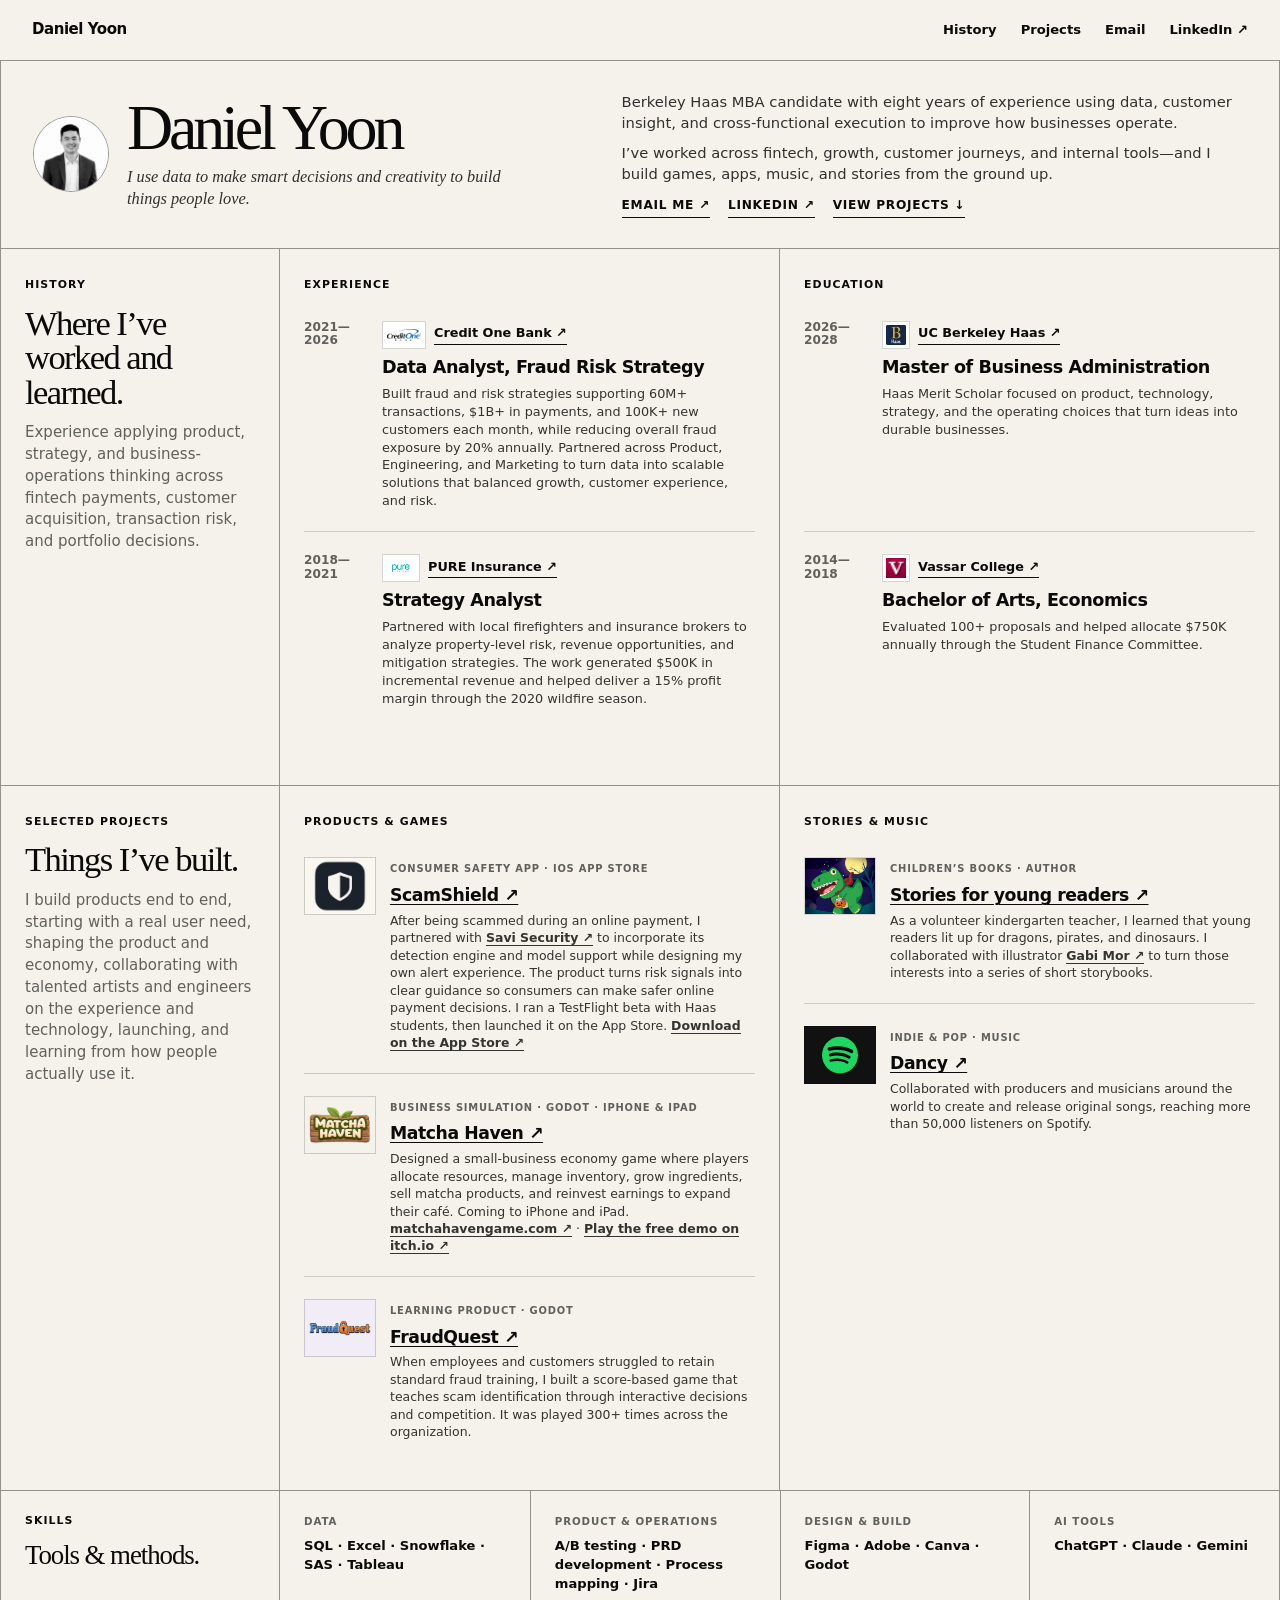
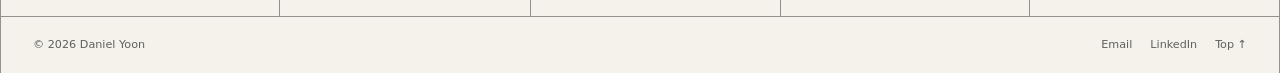
<file: index.html>
<!doctype html>
<html lang="en">
<head>
  <meta charset="utf-8">
  <meta name="viewport" content="width=device-width, initial-scale=1">
  <title>Daniel Yoon — Data-Driven, Creative Builder</title>
  <meta name="description" content="Daniel Yoon is a Berkeley Haas MBA candidate who uses data to make smart decisions and creativity to build things people love, across tech, fintech, and entertainment.">
  <meta name="theme-color" content="#f4f2eb">
  <link rel="canonical" href="https://danielyoon.me">
  <link rel="icon" href="favicon.svg" type="image/svg+xml">
  <link rel="stylesheet" href="styles.css?v=20261101a">
  <script src="script.js?v=20261101a" defer></script>
</head>
<body>
  <a class="skip-link" href="#main">Skip to content</a>
  <header class="site-header">
    <nav class="nav" aria-label="Primary navigation">
      <a class="brand" href="#top">Daniel Yoon</a>
      <button class="nav-toggle" type="button" aria-label="Open menu" aria-expanded="false">Menu</button>
      <div class="nav-links">
        <a href="#history">History</a><a href="#work">Projects</a>
        <a href="mailto:daniel_yoon@berkeley.edu">Email</a>
        <a href="https://www.linkedin.com/in/daniel-yoon-haas" target="_blank" rel="noopener">LinkedIn ↗</a>
      </div>
    </nav>
  </header>

  <main id="main">
    <section class="intro" id="top">
      <div class="intro-grid" data-reveal>
        <div class="identity">
          <div class="portrait"><img src="assets/daniel-yoon-headshot.png" alt="Daniel Yoon" fetchpriority="high"></div>
          <div><h1>Daniel Yoon</h1><p class="role">I use data to make smart decisions and creativity to build things people love.</p></div>
        </div>
        <div class="profile-copy">
          <p>Berkeley Haas MBA candidate with eight years of experience using data, customer insight, and cross-functional execution to improve how businesses operate.</p>
          <p>I’ve worked across fintech, growth, customer journeys, and internal tools—and I build games, apps, music, and stories from the ground up.</p>
          <div class="quick-links"><a href="mailto:daniel_yoon@berkeley.edu">Email me ↗</a><a href="https://www.linkedin.com/in/daniel-yoon-haas" target="_blank" rel="noopener">LinkedIn ↗</a><a href="#work">View projects ↓</a></div>
        </div>
      </div>
    </section>

    <section class="history" id="history">
      <div class="section-label" data-reveal><p class="kicker">History</p><h2>Where I’ve worked and learned.</h2><p>Experience applying product, strategy, and business-operations thinking across fintech payments, customer acquisition, transaction risk, and portfolio decisions.</p></div>
      <div class="history-column" data-reveal>
        <p class="column-title">Experience</p>
        <article class="history-item"><div class="year">2021—<br>2026</div><div><p class="place credit-place"><img src="assets/credit-one-logo.avif" alt="Credit One Bank logo"><a href="https://www.creditonebank.com/" target="_blank" rel="noopener">Credit One Bank ↗</a></p><h3>Data Analyst, Fraud Risk Strategy</h3><p>Built fraud and risk strategies supporting 60M+ transactions, $1B+ in payments, and 100K+ new customers each month, while reducing overall fraud exposure by 20% annually. Partnered across Product, Engineering, and Marketing to turn data into scalable solutions that balanced growth, customer experience, and risk.</p></div></article>
        <article class="history-item"><div class="year">2018—<br>2021</div><div><p class="place pure-place"><img src="assets/pure-logo.png" alt="PURE Insurance logo"><a href="https://www.pureinsurance.com/" target="_blank" rel="noopener">PURE Insurance ↗</a></p><h3>Strategy Analyst</h3><p>Partnered with local firefighters and insurance brokers to analyze property-level risk, revenue opportunities, and mitigation strategies. The work generated $500K in incremental revenue and helped deliver a 15% profit margin through the 2020 wildfire season.</p></div></article>
      </div>
      <div class="history-column" data-reveal>
        <p class="column-title">Education</p>
        <article class="history-item"><div class="year">2026—<br>2028</div><div><p class="place"><img src="assets/haas-icon.png" alt=""><a href="https://haas.berkeley.edu/" target="_blank" rel="noopener">UC Berkeley Haas ↗</a></p><h3>Master of Business Administration</h3><p>Haas Merit Scholar focused on product, technology, strategy, and the operating choices that turn ideas into durable businesses.</p></div></article>
        <article class="history-item"><div class="year">2014—<br>2018</div><div><p class="place"><img src="assets/vassar-icon.png" alt=""><a href="https://www.vassar.edu/" target="_blank" rel="noopener">Vassar College ↗</a></p><h3>Bachelor of Arts, Economics</h3><p>Evaluated 100+ proposals and helped allocate $750K annually through the Student Finance Committee.</p></div></article>
      </div>
    </section>

    <section class="work" id="work">
      <div class="section-label" data-reveal><p class="kicker">Selected projects</p><h2>Things I’ve built.</h2><p>I build products end to end, starting with a real user need, shaping the product and economy, collaborating with talented artists and engineers on the experience and technology, launching, and learning from how people actually use it.</p></div>
      <div class="project-list" data-reveal>
        <p class="column-title">Products &amp; games</p>
        <article class="project-entry"><a class="project-thumb scamshield-thumb" href="https://apps.apple.com/app/id6814972749" target="_blank" rel="noopener"><img src="assets/scamshield-icon.png" alt="ScamShield icon"></a><div><span>Consumer safety app · iOS App Store</span><h3><a href="https://apps.apple.com/app/id6814972749" target="_blank" rel="noopener">ScamShield ↗</a></h3><p>After being scammed during an online payment, I partnered with <a class="inline-link" href="https://www.savisecurity.com/" target="_blank" rel="noopener">Savi Security ↗</a> to incorporate its detection engine and model support while designing my own alert experience. The product turns risk signals into clear guidance so consumers can make safer online payment decisions. I ran a TestFlight beta with Haas students, then launched it on the App Store. <a class="inline-link" href="https://apps.apple.com/app/id6814972749" target="_blank" rel="noopener">Download on the App Store ↗</a></p></div></article>
        <article class="project-entry"><a class="project-thumb matcha-thumb" href="https://matchahavengame.com" target="_blank" rel="noopener"><img src="assets/matcha-haven-title.png" alt="Matcha Haven title logo"></a><div><span>Business simulation · Godot · iPhone &amp; iPad</span><h3><a href="https://matchahavengame.com" target="_blank" rel="noopener">Matcha Haven ↗</a></h3><p>Designed a small-business economy game where players allocate resources, manage inventory, grow ingredients, sell matcha products, and reinvest earnings to expand their café. Coming to iPhone and iPad. <a class="inline-link" href="https://matchahavengame.com" target="_blank" rel="noopener">matchahavengame.com ↗</a> · <a class="inline-link" href="https://dayoon11.itch.io/matcha-haven-demo" target="_blank" rel="noopener">Play the free demo on itch.io ↗</a></p></div></article>
        <a class="project-entry" href="https://dayoon11.itch.io/fraudquest" target="_blank" rel="noopener"><div class="project-thumb fraudquest-thumb"><img src="assets/fraudquest-logo.png" alt="FraudQuest logo"></div><div><span>Learning product · Godot</span><h3>FraudQuest ↗</h3><p>When employees and customers struggled to retain standard fraud training, I built a score-based game that teaches scam identification through interactive decisions and competition. It was played 300+ times across the organization.</p></div></a>
      </div>
      <div class="project-list" data-reveal>
        <p class="column-title">Stories &amp; music</p>
        <article class="project-entry"><a class="project-thumb" href="https://www.amazon.com/stores/Daniel-Yoon/author/B0CFJW4QG9" target="_blank" rel="noopener"><img src="assets/childrens-books.png" alt="Children’s book illustration"></a><div><span>Children’s books · Author</span><h3><a href="https://www.amazon.com/stores/Daniel-Yoon/author/B0CFJW4QG9" target="_blank" rel="noopener">Stories for young readers ↗</a></h3><p>As a volunteer kindergarten teacher, I learned that young readers lit up for dragons, pirates, and dinosaurs. I collaborated with illustrator <a class="inline-link" href="https://www.gabimorart.com.br/" target="_blank" rel="noopener">Gabi Mor ↗</a> to turn those interests into a series of short storybooks.</p></div></article>
        <a class="project-entry" href="https://open.spotify.com/artist/4zgH9NVYQOh6mYEP4kYT3u?si=IwgBDYM1RNizDzKz7FrIoQ" target="_blank" rel="noopener"><div class="project-thumb spotify-thumb"><img src="assets/spotify-icon.svg" alt="Spotify logo"></div><div><span>Indie &amp; pop · Music</span><h3>Dancy ↗</h3><p>Collaborated with producers and musicians around the world to create and release original songs, reaching more than 50,000 listeners on Spotify.</p></div></a>
      </div>
    </section>

    <section class="skills" id="skills">
      <div class="skills-heading" data-reveal><p class="kicker">Skills</p><h2>Tools &amp; methods.</h2></div>
      <div class="skills-groups" data-reveal>
        <div class="skill-group"><span>Data</span><p>SQL · Excel · Snowflake · SAS · Tableau</p></div>
        <div class="skill-group"><span>Product &amp; operations</span><p>A/B testing · PRD development · Process mapping · Jira</p></div>
        <div class="skill-group"><span>Design &amp; build</span><p>Figma · Adobe · Canva · Godot</p></div>
        <div class="skill-group"><span>AI tools</span><p>ChatGPT · Claude · Gemini</p></div>
      </div>
    </section>
  </main>

  <footer><span>© <span id="year"></span> Daniel Yoon</span><div><a href="mailto:daniel_yoon@berkeley.edu">Email</a><a href="https://www.linkedin.com/in/daniel-yoon-haas" target="_blank" rel="noopener">LinkedIn</a><a href="#top">Top ↑</a></div></footer>
</body>
</html>
</file>
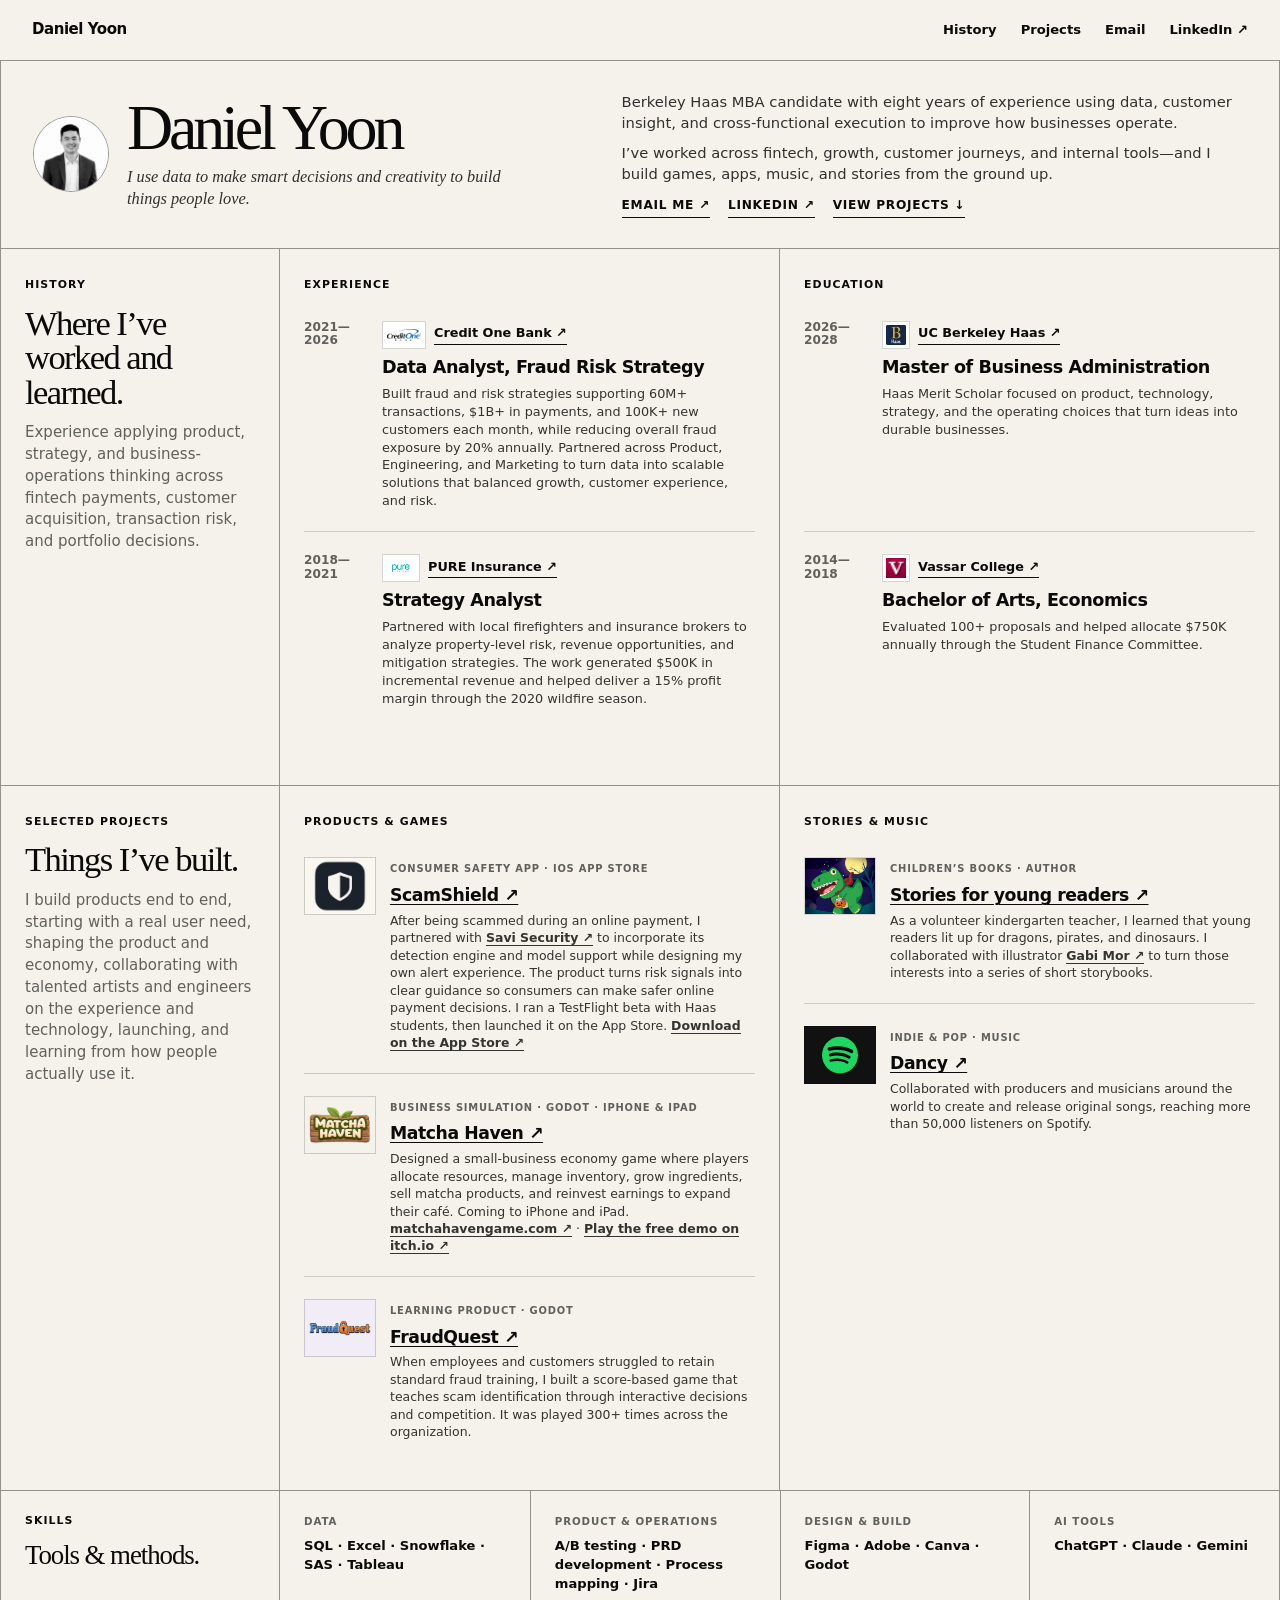
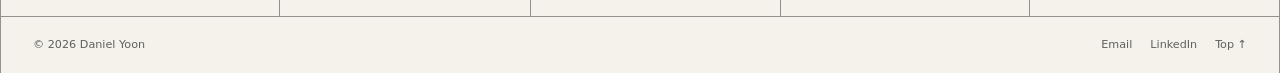
<file: lander/index.html>
<!doctype html>
<html lang="en">
<head>
  <meta charset="utf-8">
  <title>Daniel Yoon</title>
  <meta http-equiv="refresh" content="0; url=/">
  <link rel="canonical" href="https://danielyoon.me/">
  <script>location.replace('/')</script>
</head>
<body><a href="/">Continue to danielyoon.me</a></body>
</html>
</file>
<file: styles.css>
:root{--ink:#0a0a0a;--muted:#60605c;--paper:#f4f2eb;--white:#fff;--line:rgba(10,10,10,.42);--soft-line:rgba(10,10,10,.17);--serif:Georgia,'Times New Roman',serif;--sans:Inter,ui-sans-serif,system-ui,-apple-system,BlinkMacSystemFont,"Segoe UI",sans-serif}
*{box-sizing:border-box}html{scroll-behavior:smooth}body{margin:0;color:var(--ink);background:var(--paper);font-family:var(--sans);font-size:15px;line-height:1.45;text-rendering:optimizeLegibility}a{color:inherit;text-decoration:none}img{max-width:100%}h1,h2,h3,p{margin-top:0}::selection{color:var(--white);background:var(--ink)}
.skip-link{position:fixed;left:1rem;top:-5rem;z-index:100;padding:.65rem .9rem;color:white;background:black}.skip-link:focus{top:1rem}
.site-header{position:sticky;top:0;z-index:50;border-bottom:1px solid var(--line);background:rgba(244,242,235,.94);backdrop-filter:blur(14px)}.nav{max-width:1380px;height:60px;margin:auto;padding:0 32px;display:flex;align-items:center;justify-content:space-between}.brand{font-weight:850;letter-spacing:-.03em}.nav-links{display:flex;align-items:center;gap:24px;font-size:.82rem;font-weight:750}.nav-links a{border-bottom:1px solid transparent}.nav-links a:hover{border-color:currentColor}.nav-toggle{display:none;border:0;background:none;font:inherit;font-weight:700}
main{max-width:1380px;margin:0 auto;border-inline:1px solid var(--line)}.intro{padding:48px 32px 44px;border-bottom:1px solid var(--line)}.identity{display:flex;align-items:center;gap:18px;margin-bottom:36px}.portrait{width:76px;height:76px;flex:0 0 auto;overflow:hidden;border:1px solid var(--line);border-radius:50%;background:white}.portrait img{width:100%;height:100%;object-fit:cover;object-position:50% 25%;filter:grayscale(100%)}h1{margin-bottom:4px;font-family:var(--serif);font-size:clamp(2.7rem,5vw,4.8rem);line-height:.92;letter-spacing:-.065em;font-weight:500}.role{margin:0;color:var(--muted);font-size:.76rem;font-weight:800;letter-spacing:.08em;text-transform:uppercase}.intro-grid{display:grid;grid-template-columns:minmax(0,1.15fr) minmax(320px,.85fr);gap:7vw;align-items:end}.intro-grid h2{max-width:760px;margin:0;font-family:var(--serif);font-size:clamp(2.2rem,4.1vw,4.3rem);line-height:1;letter-spacing:-.055em;font-weight:500}.profile-copy{max-width:590px}.profile-copy p{margin-bottom:.6rem;color:#30302e;font-size:.95rem}.quick-links{display:flex;flex-wrap:wrap;gap:18px;margin-top:16px;font-size:.76rem;font-weight:850;text-transform:uppercase;letter-spacing:.06em}.quick-links a{padding-bottom:2px;border-bottom:1px solid var(--ink)}
.history{display:grid;grid-template-columns:.62fr 1.115fr 1.115fr;min-height:450px;border-bottom:1px solid var(--line)}.section-label,.history-column{padding:28px 24px}.history-column{border-left:1px solid var(--line)}.kicker,.column-title{margin-bottom:13px;font-size:.68rem;font-weight:900;letter-spacing:.1em;text-transform:uppercase}.section-label h2,.work-heading h2{margin-bottom:13px;font-family:var(--serif);font-size:clamp(1.9rem,2.7vw,3rem);line-height:1;letter-spacing:-.045em;font-weight:500}.section-label>p:last-child,.work-heading>p:last-child{max-width:260px;color:var(--muted)}.history-item{display:grid;grid-template-columns:65px 1fr;gap:13px;padding:15px 0 21px}.history-item+.history-item{border-top:1px solid var(--soft-line);padding-top:22px}.year{color:var(--muted);font-size:.76rem;font-weight:800;line-height:1.1}.place{display:inline-block;margin-bottom:8px;padding-bottom:1px;border-bottom:1px solid var(--ink);font-size:.8rem;font-weight:750}.history-item h3{margin-bottom:7px;font-size:1.1rem;line-height:1.2;letter-spacing:-.025em}.history-item p:last-child{margin:0;color:#333330;font-size:.8rem;line-height:1.4}
.work{border-bottom:1px solid var(--line)}.work-heading{padding:26px 32px 21px;display:grid;grid-template-columns:.45fr .7fr 1fr;gap:24px;align-items:baseline;border-bottom:1px solid var(--line)}.work-heading .kicker,.work-heading h2,.work-heading>p:last-child{margin:0}.work-heading>p:last-child{max-width:420px}.project-grid{display:grid;grid-template-columns:repeat(5,minmax(0,1fr))}.project{min-width:0;display:flex;flex-direction:column;border-right:1px solid var(--line);background:rgba(255,255,255,.16);transition:background .18s ease}.project:last-child{border-right:0}.project:hover{background:var(--white)}.project-media{aspect-ratio:16/10;overflow:hidden;border-bottom:1px solid var(--line);background:#e7e5de}.project-media img{width:100%;height:100%;display:block;object-fit:cover;transition:transform .35s ease}.project:hover .project-media img{transform:scale(1.025)}.project-media.icon-media img{object-fit:contain;padding:12%}.music-art{padding:20px;display:flex;flex-direction:column;justify-content:flex-end;color:white;background:black}.music-art strong{font-family:var(--serif);font-size:clamp(2.2rem,4vw,4rem);line-height:.9;font-weight:500}.music-art span{margin-top:8px;font-size:.66rem;letter-spacing:.1em;text-transform:uppercase}.project-copy{padding:16px;display:flex;flex:1;flex-direction:column}.project-copy>span{color:var(--muted);font-size:.6rem;font-weight:850;letter-spacing:.08em;text-transform:uppercase}.project-copy h3{margin:9px 0 7px;font-family:var(--serif);font-size:1.32rem;line-height:1;letter-spacing:-.035em;font-weight:500}.project-copy p{margin-bottom:16px;color:#3b3b37;font-size:.75rem;line-height:1.38}.project-copy b{margin-top:auto;font-size:.7rem;text-transform:uppercase;letter-spacing:.05em}
footer{max-width:1380px;margin:0 auto;padding:20px 32px;display:flex;justify-content:space-between;border-inline:1px solid var(--line);color:var(--muted);font-size:.7rem}footer div{display:flex;gap:18px}
[data-reveal]{opacity:0;transform:translateY(10px);transition:opacity .4s ease,transform .4s ease}[data-reveal].revealed{opacity:1;transform:none}
@media(max-width:1040px){.history{grid-template-columns:.5fr 1fr 1fr}.project-grid{grid-template-columns:repeat(3,1fr)}.project{border-bottom:1px solid var(--line)}.project:nth-child(3){border-right:0}}
@media(max-width:760px){.nav{padding-inline:20px}.nav-toggle{display:block}.nav-links{position:absolute;inset:60px 12px auto;padding:18px;display:none;flex-direction:column;align-items:stretch;background:var(--paper);border:1px solid var(--line)}.nav-links.open{display:flex}main,footer{border-inline:0}.intro{padding:36px 20px 31px}.identity{margin-bottom:28px}.portrait{width:62px;height:62px}.intro-grid{grid-template-columns:1fr;gap:22px}.intro-grid h2{font-size:clamp(2.15rem,10.5vw,3.4rem)}.history{grid-template-columns:1fr;min-height:0}.section-label,.history-column{padding:25px 20px}.history-column{border-left:0;border-top:1px solid var(--line)}.work-heading{padding:25px 20px 20px;grid-template-columns:1fr;gap:5px}.project-grid{grid-template-columns:1fr 1fr}.project:nth-child(3){border-right:1px solid var(--line)}.project:nth-child(even){border-right:0}footer{padding-inline:20px}}
@media(max-width:480px){body{font-size:14px}.role{max-width:255px}.history-item{grid-template-columns:58px 1fr}.project-grid{grid-template-columns:1fr}.project,.project:nth-child(3){border-right:0}footer{align-items:flex-start;flex-direction:column;gap:10px}}
@media(prefers-reduced-motion:reduce){*,*::before,*::after{scroll-behavior:auto!important;transition-duration:.01ms!important}[data-reveal]{opacity:1;transform:none}}

/* Compact identity row and history marks */
.intro{padding:30px 32px}.intro-grid{grid-template-columns:minmax(360px,.9fr) minmax(360px,1.1fr);gap:6vw;align-items:center}.identity{margin-bottom:0}.profile-copy{max-width:650px}.profile-copy p{margin-bottom:.5rem;font-size:.92rem}.quick-links{margin-top:13px}.place{display:flex;align-items:center;gap:8px;padding-bottom:0;border-bottom:0}.place img{width:28px;height:28px;padding:3px;object-fit:contain;border:1px solid var(--soft-line);border-radius:0;background:white}.place span{padding-bottom:1px;border-bottom:1px solid var(--ink)}
@media(max-width:760px){.intro{padding:26px 20px}.intro-grid{grid-template-columns:1fr;gap:18px}.identity{margin-bottom:0}}

/* Projects follow the same three-column rhythm as History */
.pure-place img{width:38px;height:28px}.credit-place img{width:44px;height:28px;padding:4px}.work{display:grid;grid-template-columns:.62fr 1.115fr 1.115fr;border-bottom:1px solid var(--line)}.work>.section-label,.project-list{padding:28px 24px}.project-list{border-left:1px solid var(--line)}.project-entry{display:grid;grid-template-columns:72px 1fr;gap:14px;padding:15px 0 21px}.project-entry+.project-entry{border-top:1px solid var(--soft-line);padding-top:22px}.project-thumb{width:72px;height:58px;overflow:hidden;border:1px solid var(--soft-line);background:white}.project-thumb img{width:100%;height:100%;display:block;object-fit:cover}.project-thumb.contain img{object-fit:contain;padding:7px}.music-thumb{display:grid;place-items:center;color:white;background:black}.music-thumb strong{font-family:var(--serif);font-size:1.25rem;font-weight:500}.project-entry>div:last-child>span{color:var(--muted);font-size:.62rem;font-weight:850;letter-spacing:.08em;text-transform:uppercase}.project-entry h3{margin:6px 0;font-size:1.08rem;line-height:1.2;letter-spacing:-.025em}.project-entry p{margin:0;color:#333330;font-size:.78rem;line-height:1.4}.project-entry b{font-size:.68rem;text-transform:uppercase;letter-spacing:.04em}
@media(max-width:1040px){.work{grid-template-columns:.5fr 1fr 1fr}}
@media(max-width:760px){.work{grid-template-columns:1fr}.work>.section-label,.project-list{padding:25px 20px}.project-list{border-left:0;border-top:1px solid var(--line)}}

/* Keep Experience and Education row rules aligned */
.history-column{display:grid;grid-template-rows:auto 1fr 1fr}.history-column .history-item{min-height:0}.scamshield-thumb{background:#f5f1e9}.scamshield-thumb img{object-fit:cover}.matcha-thumb{background:#f4f2eb}.matcha-thumb img,.fraudquest-thumb img{object-fit:contain;object-position:center;transform:none;padding:4px}.fraudquest-thumb{background:#f1edf6}.spotify-thumb{display:grid;place-items:center;background:#111}.spotify-thumb img{width:38px;height:38px;object-fit:contain}.project-entry p{max-width:520px}.inline-link{font-weight:750;border-bottom:1px solid currentColor}.inline-link:hover{opacity:.6}
.place a{padding-bottom:1px;border-bottom:1px solid var(--ink)}.place a:hover{opacity:.6}
.project-entry[href] h3,.project-entry h3 a{text-decoration:underline;text-decoration-thickness:1px;text-underline-offset:3px}
@media(max-width:760px){.history-column{display:block}.project-entry{grid-template-columns:72px 1fr}}

/* Compact skills band */
.skills{display:grid;grid-template-columns:.62fr 2.23fr;border-bottom:1px solid var(--line)}.skills-heading{padding:22px 24px}.skills-heading h2{margin:0;font-family:var(--serif);font-size:clamp(1.6rem,2.1vw,2.3rem);line-height:1;letter-spacing:-.04em;font-weight:500}.skills-groups{display:grid;grid-template-columns:repeat(4,minmax(0,1fr));border-left:1px solid var(--line)}.skill-group{padding:23px 24px}.skill-group+.skill-group{border-left:1px solid var(--line)}.skill-group span{display:block;margin-bottom:7px;color:var(--muted);font-size:.64rem;font-weight:900;letter-spacing:.09em;text-transform:uppercase}.skill-group p{margin:0;font-size:.82rem;font-weight:700;line-height:1.45}
@media(max-width:1040px){.skills{grid-template-columns:.5fr 2fr}.skills-groups{grid-template-columns:repeat(4,minmax(0,1fr))}.skill-group{padding-inline:16px}}
@media(max-width:760px){.skills{grid-template-columns:1fr}.skills-heading{padding:22px 20px}.skills-groups{grid-template-columns:1fr;border-left:0;border-top:1px solid var(--line)}.skill-group{padding:16px 20px}.skill-group+.skill-group{border-left:0;border-top:1px solid var(--line)}}

/* Tagline reads as a sentence, not a label */
.role{max-width:380px;margin-top:8px;color:#30302e;font-family:var(--serif);font-size:1.02rem;font-weight:400;font-style:italic;line-height:1.35;letter-spacing:0;text-transform:none}
@media(max-width:480px){.role{max-width:none;font-size:.95rem}}
</file>
